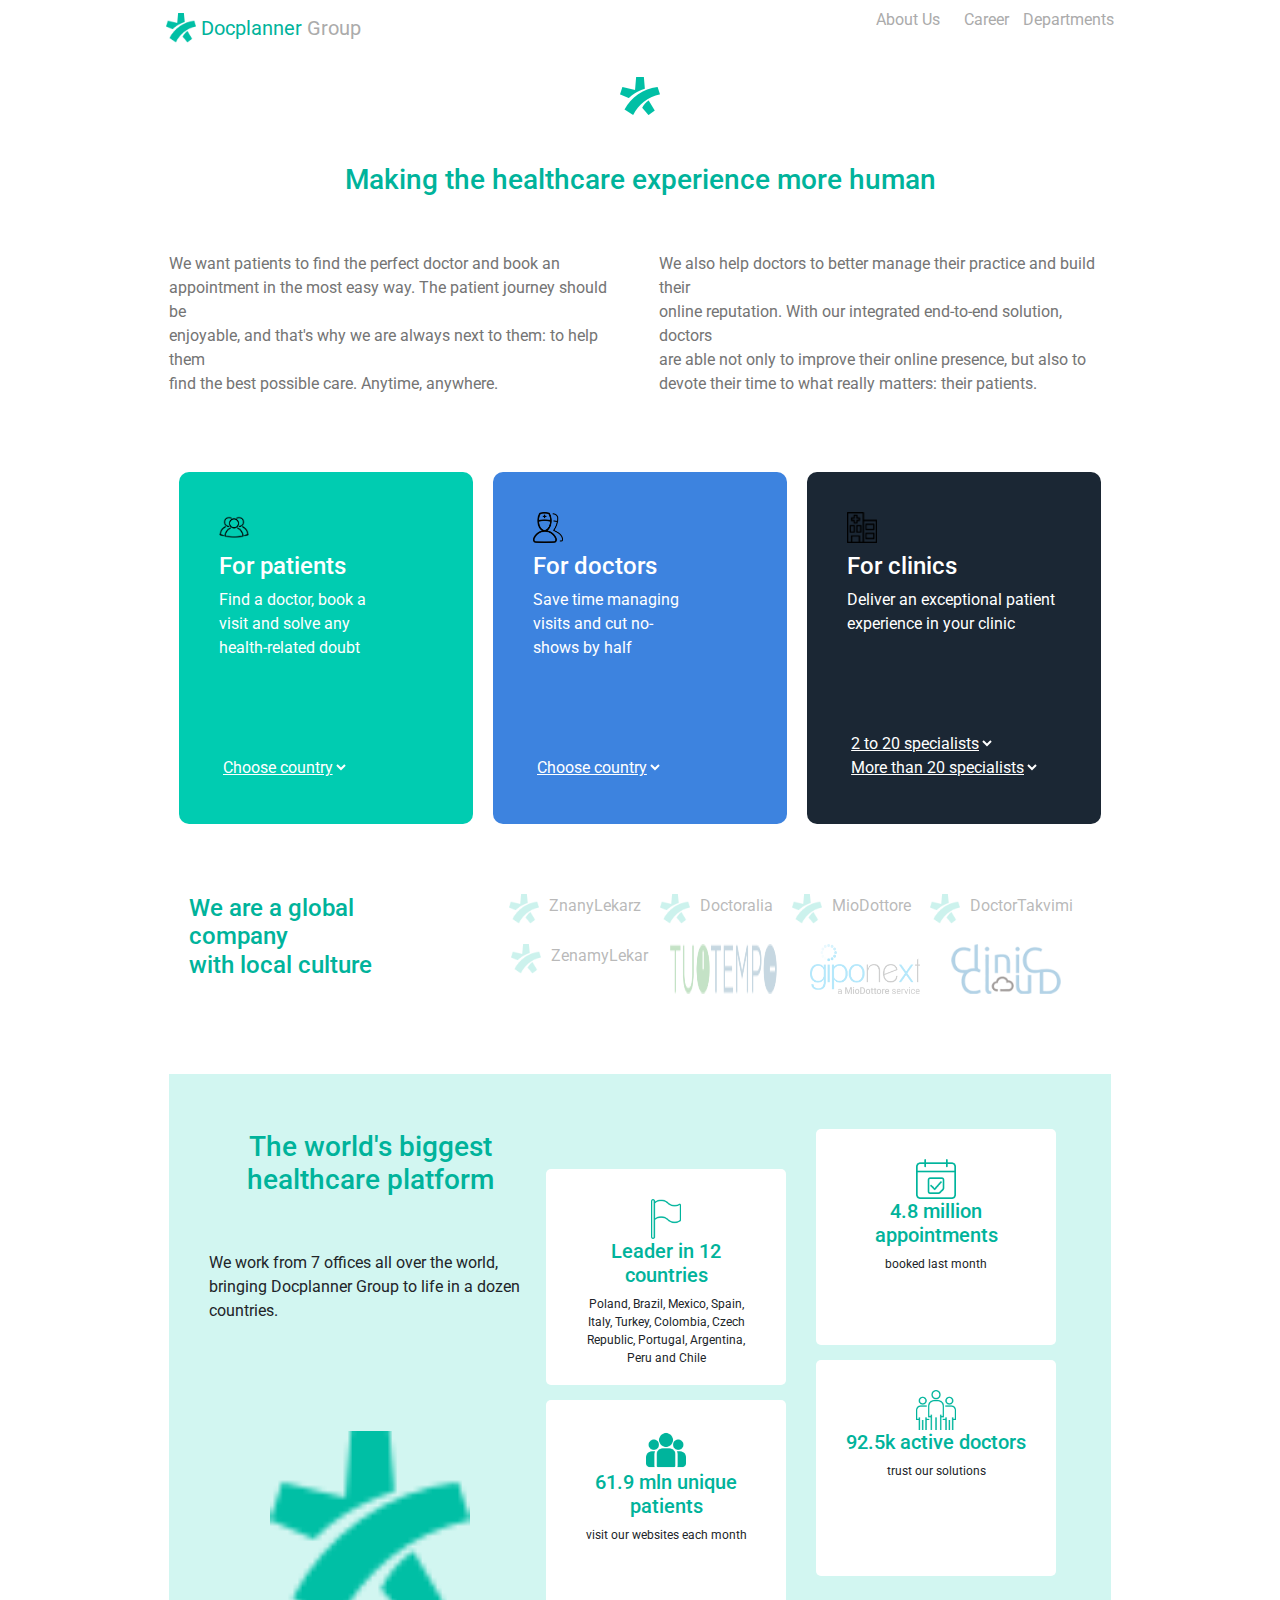
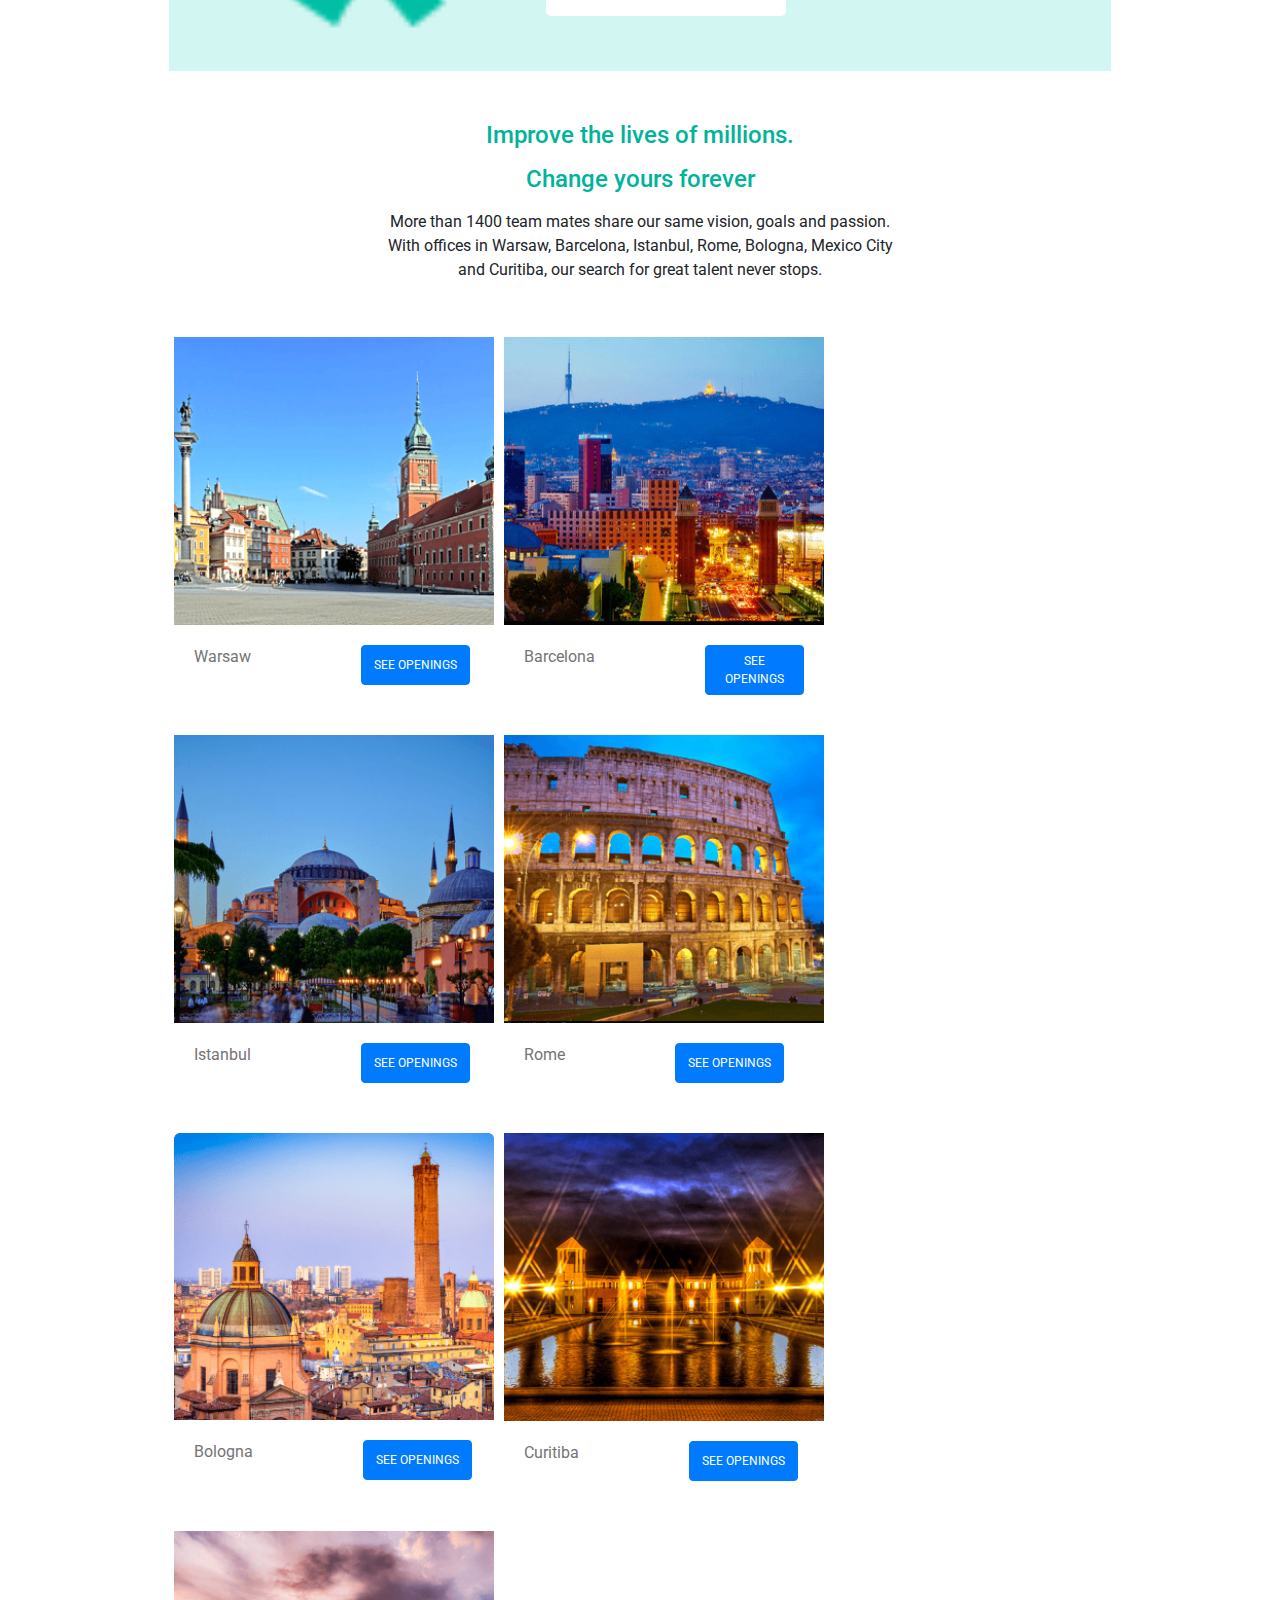
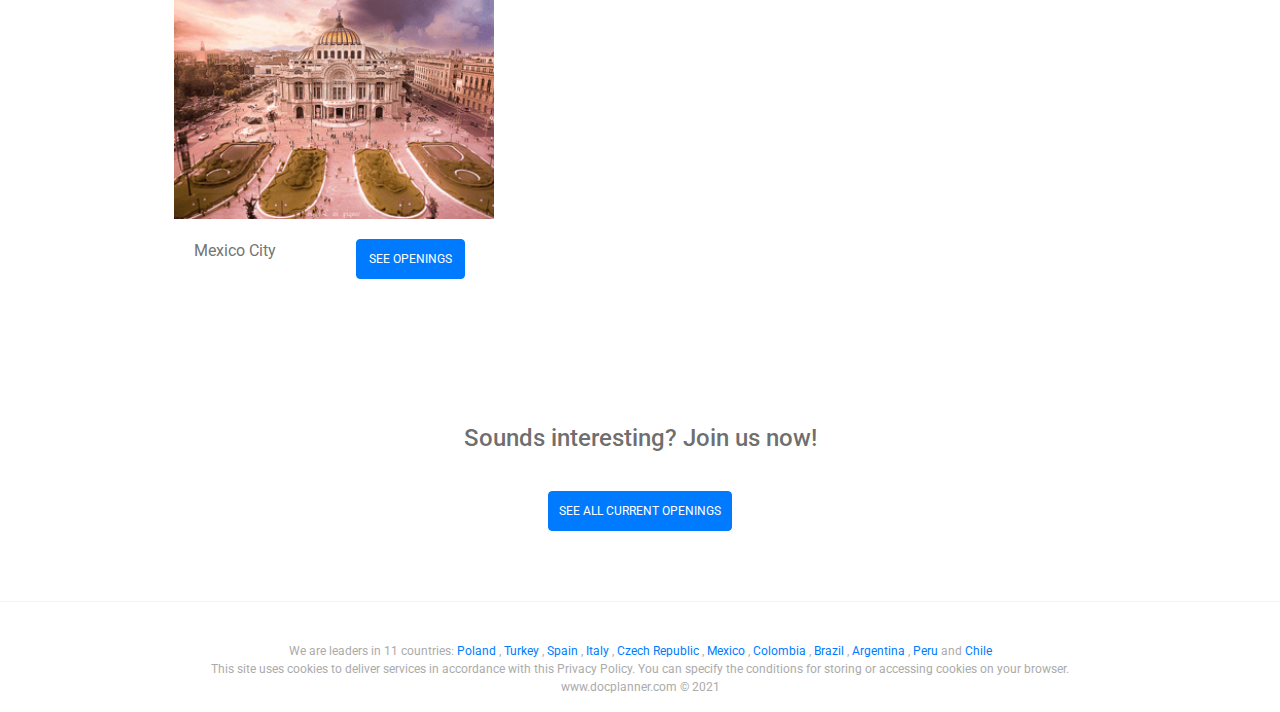
<file: CSS Layout checkpoint/Index.html>
<!DOCTYPE html>
<html>
    <head>
        <title>Docplanner Group</title>
        <link rel="icon" href="./sygnet.png" type="image/x-icon" />
        <link rel="stylesheet" href="./style.css">
        <link rel="preconnect" href="https://fonts.googleapis.com">
<link rel="preconnect" href="https://fonts.gstatic.com" crossorigin>
<link href="https://fonts.googleapis.com/css2?family=Roboto:wght@300;400&display=swap" rel="stylesheet">
        <link rel="stylesheet" href="https://maxcdn.bootstrapcdn.com/bootstrap/4.5.2/css/bootstrap.min.css">
        <script src="https://ajax.googleapis.com/ajax/libs/jquery/3.5.1/jquery.min.js"></script>
        <script src="https://cdnjs.cloudflare.com/ajax/libs/popper.js/1.16.0/umd/popper.min.js"></script>
        <script src="https://maxcdn.bootstrapcdn.com/bootstrap/4.5.2/js/bootstrap.min.js"></script>
        
    </head>
    <body>

        <header>
            <nav class="navbar fixed-top navbar-white bg-white">
               <section> 
                <a href="https://www.docplanner.com/about-us" class="navbar-brand" >
                    <img src="./sygnet.png" alt="Logo" class="d-inline-block align-top"/>
                            <label> Docplanner </label> Group
                </a>                   
                </section>

                <ul>
                    <li><a href="#" class="l1">About Us</a></li>
                    <li><a href="https://www.docplanner.com/career" class="l1" >Career</a></li>
                    
                        <div class="dropdown" >
                            <label class="dropbtn"  >Departments</label>
                            <div class="dropdown-content" >
                                <a href="https://www.docplanner.com/department?dep=marketing" >Marketing & PR</a>
                                <a href="https://www.docplanner.com/department?dep=customer" >Customer Service & Sales</a>
                                <a href="https://www.docplanner.com/department?dep=it" >IT,Product,Data</a>
                                <a href="https://www.docplanner.com/department?dep=finance" >Finance & Administration</a>
                                <a href="https://www.docplanner.com/department?dep=hr" >HR & more</a>
                            </div> 
                        </div>
                    
                </ul>
                
            </nav>

        </header>

        <main>
            <div class="container" id="patients">

                <section>
                <img src="./sygnet.png" alt="Logo" />
                <h3>Making the healthcare experience more human</h3>
                </section>

                <section class="paragraph">
                    <p>
                        We want patients to find the perfect doctor and book an 
                        <br> appointment in the most easy way. The patient journey should be 
                        <br> enjoyable, and that's why we are always next to them: to help them 
                        <br> find the best possible care. Anytime, anywhere.
                    </p>
                    <p>
                        We also help doctors to better manage their practice and build their 
                        <br> online reputation. With our integrated end-to-end solution, doctors 
                        <br> are able not only to improve their online presence, but also to 
                        <br> devote their time to what really matters: their patients.                 
                    </p>
                </section>
                
                <section class="plots">
                    <div id="patients">
                        
                            <img src="./people.png" alt="patients">
                        <section>
                            <h4>For patients</h4>
                            <p>Find a doctor, book a <br>
                                 visit and solve any 
                                <br> health-related doubt</p> 
                        </section>
                        <select>
                            <option id="n1" >Choose country</option>
                            <option >Argentina</option>
                            <option >Brazil</option>
                            <option >Chile</option>
                            <option >Colombia</option>
                            <option >Czech</option>
                            <option >Italy</option>
                            <option >Mexico</option>
                            <option >Peru</option>
                            <option >Poland</option>
                            <option >Portugal</option>
                            <option >Spain</option>
                            <option >Turkey</option>
                        </select>
                        
                    </div>    

                    <div id="doctors">
                        
                            <img src="./doctors.png" alt="doctors logo" />
                        <section>    
                            <h4>For doctors</h4>
                            <p>Save time managing 
                               <br> visits and cut no-
                                <br> shows by half</p>
                        </section>

                        <select>
                            <option id="n1" >Choose country</option>
                            <option >Argentina</option>
                            <option >Brazil</option>
                            <option >Chile</option>
                            <option >Colombia</option>
                            <option >Czech</option>
                            <option >Italy</option>
                            <option >Mexico</option>
                            <option >Peru</option>
                            <option >Poland</option>
                            <option >Portugal</option>
                            <option >Spain</option>
                            <option >Turkey</option>
                        </select>

                    </div>

                    <div id="clinics">
                        
                            <img src="./clinic.png" alt="clinic">
                        <section>  
                            <h4>For clinics</h4>
                            <p>Deliver an exceptional patient experience in your clinic</p>
                        </section>

                        <select>
                            <option >2 to 20 specialists</option>
                            <option >Brazil</option>
                            <option >Czech</option>
                            <option >Italy</option>
                            <option >Mexico</option>
                            <option >Poland</option>
                            <option >Spain</option>
                            <option >Turkey</option>
                        </select>

                        <select>
                            <option >More than 20 specialists</option>
                            <option >Brazil</option>
                            <option >Italy</option>
                            <option >Mexico</option>
                            <option >Poland</option>
                            <option >Spain</option>
                        </select>

                    </div>

                </section>    

                    <div class="companies">
                        <h4>We are a global <br>
                             company
                           <br> with local culture
                        </h4>
                        <section>
                            <a href="https://www.znanylekarz.pl/?__hstc=94104962.64e1eb0d51fc8e018c822506008ec03e.1628596724374.1628714359166.1628719374976.8&__hssc=94104962.2.1628719374976&__hsfp=1410296338" target="_blank"><img src="./sygnet.png">ZnanyLekarz</a>
                            <a href="https://www.doctoralia.es/?__hstc=94104962.64e1eb0d51fc8e018c822506008ec03e.1628596724374.1628714359166.1628719374976.8&__hssc=94104962.2.1628719374976&__hsfp=1410296338" target="_blank"><img src="./sygnet.png">Doctoralia</a>
                            <a href="https://www.miodottore.it/?__hstc=94104962.64e1eb0d51fc8e018c822506008ec03e.1628596724374.1628714359166.1628719374976.8&__hssc=94104962.2.1628719374976&__hsfp=1410296338" target="_blank"><img src="./sygnet.png">MioDottore</a>
                            <a href="https://www.doktortakvimi.com/?__hstc=94104962.64e1eb0d51fc8e018c822506008ec03e.1628596724374.1628714359166.1628719374976.8&__hssc=94104962.2.1628719374976&__hsfp=1410296338" target="_blank"><img src="./sygnet.png">DoctorTakvimi </a>
                            <a href="https://www.znamylekar.cz/?__hstc=94104962.64e1eb0d51fc8e018c822506008ec03e.1628596724374.1628714359166.1628719374976.8&__hssc=94104962.2.1628719374976&__hsfp=1410296338" target="_blank"> <img src="./sygnet.png">ZenamyLekar </a>
                            <a class="title" href="https://www.tuotempo.com/fr/?__hstc=94104962.64e1eb0d51fc8e018c822506008ec03e.1628596724374.1628714359166.1628719374976.8&__hssc=94104962.2.1628719374976&__hsfp=1410296338" target="_blank"> <img src="./logo-tt.png" alt="tuotempo" class="title"/> </a>
                            <a class="title" href="https://www.gipo.it/?__hstc=94104962.64e1eb0d51fc8e018c822506008ec03e.1628596724374.1628714359166.1628719374976.8&__hssc=94104962.2.1628719374976&__hsfp=1410296338" target="_blank"> <img src="./giponext_logo_md.png" alt="giponext" class="title" /> </a>
                            <a class="title" href="https://clinic-cloud.com/" target="_blank" > <img src="./logocliniccloud1.png" alt="cliniccloud" class="title" /></a>
                        </section>
                    </div>

                    <div id="platform">
                        <section id="plat1">
                        <h3>The world's biggest healthcare platform</h3>
                        <p>We work from 7 offices all over the world, bringing Docplanner Group to life in a dozen countries.</p>
                        <img src="./sygnet.png" alt="logo" />
                        </section>

                        <div id="plat2">
                            <div id="sec1">
                                <section>
                                    <img src="./flags.png" alt="flag logo"/>
                                    <h5>Leader in 12 countries</h5>
                                    <p>Poland, Brazil, Mexico, Spain, Italy, Turkey, Colombia, Czech Republic, Portugal, Argentina, Peru and Chile</p>
                                </section>
                            
                                <section>
                                    <img src="./pple.png" alt="pple" />
                                    <h5>61.9 mln unique patients</h5>
                                    <p>visit our websites each month</p>
                                </section>
                            </div>

                            <div id="sec2">
                                <section>
                                    <img src="./appointment.png" alt="appointment" />
                                    <h5>4.8 million appointments</h5>
                                    <p>booked last month
                                    </p>
                                </section>

                                <section>
                                    <img src="./more pple.png" />
                                    <h5>92.5k active doctors</h5>
                                    <p>trust our solutions
                                    </p>
                            </section>
                            </div>
                        </div>
                    </div>

                    <div id="places">
                        <section id="text">
                        <h4>
                            <p>Improve the lives of millions. </p>
                            <p>Change yours forever</p>
                        </h4>
                        <p>
                            More than 1400 team mates share our same vision, goals and passion.
                           <br> With offices in Warsaw, Barcelona, Istanbul, Rome, Bologna, Mexico City 
                          <br> and Curitiba, our search for great talent never stops.
                        </p>
                        </section>

                        <div id="images">
                            <div class="pol">
                                <img src="./warsaw.png" alt="warsaw" style="width:100%">
                                <div class="container">
                                    <p>Warsaw</p>
                                    <button type="button" class="btn btn-primary"><a href="https://www.docplanner.com/career?&loc=poland#jobs-offers">SEE OPENINGS</a></button>
                                </div>
                            </div>  

                            <div class="pol">
                                <img src="./barcelona.png" alt="barcelona" style="width:100%">
                                <div class="container">
                                    <p>Barcelona</p>
                                    <button type="button" class="btn btn-primary"><a href="https://www.docplanner.com/career?&loc=poland#jobs-offers">SEE OPENINGS</a></button>
                                </div>
                            </div>

                            <div class="pol">
                                <img src="./istanbul.png" alt="istanbul" style="width:100%">
                                <div class="container">
                                    <p>Istanbul</p>
                                    <button type="button" class="btn btn-primary"><a href="https://www.docplanner.com/career?&loc=poland#jobs-offers">SEE OPENINGS</a></button>
                                </div>
                            </div>

                            <div class="pol">
                                <img src="./rome.png" alt="rome" style="width:100%">
                                <div class="container">
                                    <p>Rome</p>
                                    <button type="button" class="btn btn-primary"><a href="https://www.docplanner.com/career?&loc=poland#jobs-offers">SEE OPENINGS</a></button>
                                </div>
                            </div>

                            <div class="pol">
                                <img src="./bologna.png" alt="bologna" style="width:100%">
                                <div class="container">
                                    <p>Bologna</p>
                                    <button type="button" class="btn btn-primary"><a href="https://www.docplanner.com/career?&loc=poland#jobs-offers">SEE OPENINGS</a></button>
                                </div>
                            </div>

                            <div class="pol">
                                <img src="./curitiba.png" alt="curitiba" style="width:100%">
                                <div class="container">
                                    <p>Curitiba</p>
                                    <button type="button" class="btn btn-primary"><a href="https://www.docplanner.com/career?&loc=poland#jobs-offers">SEE OPENINGS</a></button>
                                </div>
                            </div>

                            <div class="pol" id="lang">
                                <img src="./mexico-city.png" alt="mexico-city" style="width:100%">
                                <div class="container">
                                    <p>Mexico City</p>
                                    <button type="button" class="btn btn-primary"><a href="https://www.docplanner.com/career?&loc=poland#jobs-offers">SEE OPENINGS</a></button>
                                </div>
                            </div>
                        </div>

                        <section id="join">
                            <h4>Sounds interesting? Join us now!</h4>
                            <button type="button" class="btn btn-primary"><a href="https://www.docplanner.com/career">SEE ALL CURRENT OPENINGS</a></button>
                        </section>

                    </div>
            </div>
        </main>
        <hr>
        <footer>
            
            <p>
                We are leaders in 11 countries: 
                <a href="https://www.znanylekarz.pl/?__hstc=94104962.64e1eb0d51fc8e018c822506008ec03e.1628596724374.1628601327000.1628616063285.3&__hssc=94104962.6.1628616063285&__hsfp=1410296338">Poland </a>, 
                <a href="https://www.doktortakvimi.com/?__hstc=94104962.64e1eb0d51fc8e018c822506008ec03e.1628596724374.1628601327000.1628616063285.3&__hssc=94104962.6.1628616063285&__hsfp=1410296338">Turkey </a>, 
                <a href="https://www.doctoralia.es/?__hstc=94104962.64e1eb0d51fc8e018c822506008ec03e.1628596724374.1628601327000.1628616063285.3&__hssc=94104962.6.1628616063285&__hsfp=1410296338">Spain </a>, 
                <a href="https://www.miodottore.it/?__hstc=94104962.64e1eb0d51fc8e018c822506008ec03e.1628596724374.1628601327000.1628616063285.3&__hssc=94104962.6.1628616063285&__hsfp=1410296338">Italy </a>, 
                <a href="https://www.znamylekar.cz/?__hstc=94104962.64e1eb0d51fc8e018c822506008ec03e.1628596724374.1628601327000.1628616063285.3&__hssc=94104962.6.1628616063285&__hsfp=1410296338">Czech Republic </a> 
                ,<a href="https://www.doctoralia.com.mx/?__hstc=94104962.64e1eb0d51fc8e018c822506008ec03e.1628596724374.1628601327000.1628616063285.3&__hssc=94104962.6.1628616063285&__hsfp=1410296338"> Mexico </a>
                ,<a href="https://www.doctoralia.co/?__hstc=94104962.64e1eb0d51fc8e018c822506008ec03e.1628596724374.1628601327000.1628616063285.3&__hssc=94104962.6.1628616063285&__hsfp=1410296338"> Colombia </a>,
                <a href="https://www.doctoralia.com.br/?__hstc=94104962.64e1eb0d51fc8e018c822506008ec03e.1628596724374.1628601327000.1628616063285.3&__hssc=94104962.6.1628616063285&__hsfp=1410296338"> Brazil</a>
                ,<a href="https://www.doctoraliar.com/?__hstc=94104962.64e1eb0d51fc8e018c822506008ec03e.1628596724374.1628601327000.1628616063285.3&__hssc=94104962.6.1628616063285&__hsfp=1410296338"> Argentina </a>
                ,<a href="https://www.doctoralia.pe/?__hstc=94104962.64e1eb0d51fc8e018c822506008ec03e.1628596724374.1628601327000.1628616063285.3&__hssc=94104962.7.1628616063285&__hsfp=1410296338"> Peru</a> and 
                <a href="https://www.doctoralia.cl/?__hstc=94104962.64e1eb0d51fc8e018c822506008ec03e.1628596724374.1628601327000.1628616063285.3&__hssc=94104962.7.1628616063285&__hsfp=1410296338">Chile </a>
                <br>
                This site uses cookies to deliver services in accordance with this Privacy Policy. You can specify the conditions for storing or accessing cookies on your browser.
                <br>
                www.docplanner.com © 2021
            </p>

        </footer>

    </body>
</html>
</file>
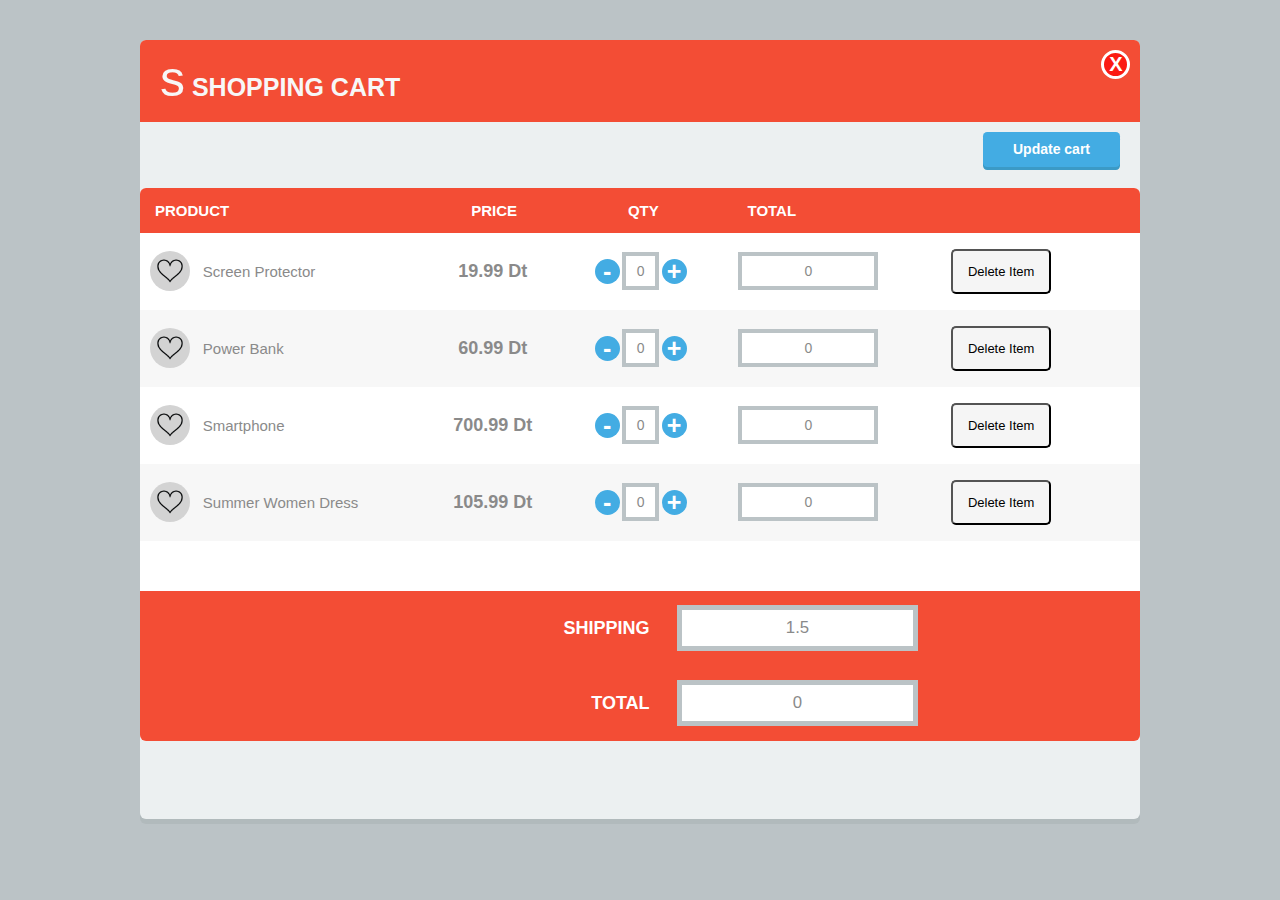
<file: shopping cart/index.html>
<!DOCTYPE html>
<head>
    <title>Document</title>
    <link rel="stylesheet" href="./style.css" />
    
</head>
<body>
    
    <div class="container">
        <header>
          <h1>
            <span class="shopper">s</span> Shopping Cart
          </h1>
          
          <a href="#" class="X transition is-open">X</a>    
        </header>
        
        <main>
                  
          <a href="#" class="btn btn-update" onclick="updt()">Update cart</a>
          
          
          <div class="table">

            <div class="layout-inline row th ">
              <div class="col col-pro">Product</div>
              <div class="col col-price align-center "> 
                Price
              </div>
              <div class="col col-qty align-center">QTY</div>
              <div class="col">Total</div>
              <div class="col"></div>
            </div>
            
            <div class="layout-inline row tab">
              
              <div class="col col-pro layout-inline">
                <img src="./heart.png" alt="heart"  class="heart"/>
                <p>Screen Protector</p>
              </div>
              
              <div class="col col-price col-numeric align-center ">
                <p>19.99 Dt</p>
              </div>
      
              <div class="col col-qty layout-inline">
                <a href="#" class="qty qty-minus">-</a>
                  <input readonly type="numeric" value="0" class="qtty"/>
                <a href="#" class="qty qty-plus">+</a>
              </div>
              
              <div class="col col-total col-numeric">              
                <div class="total ">
                    <input readonly readonly type="numeric" value="0" class="totres"/>
                </div>
              </div>  

              <div class="col col-numeric align-center">
                <button class="col button col-numeric"> Delete Item </button>
              </div>

            </div>
            
            <div class="layout-inline row row-bg2 tab">
      
              <div class="col col-pro layout-inline">
                <img src="./heart.png" alt="heart" class="heart"/>
                <p>Power Bank </p>
              </div>
              
              <div class="col col-price col-numeric align-center ">
                <p>60.99 Dt</p>
              </div>
      
              <div class="col col-qty  layout-inline">
                <a href="#" class="qty qty-minus ">-</a>
                  <input readonly type="numeric" value="0" class="qtty"/>
                <a href="#" class="qty qty-plus">+</a>
              </div>
              
              <div class="col col-total col-numeric">              
                <div class="total ">
                    <input readonly type="numeric" value="0" class="totres"/>
                </div>
              </div>       
            
              <div class="col col-numeric align-center">
                <button class="col button col-numeric"> Delete Item  </button>
              </div>

            </div>
            
            <div class="layout-inline row tab">
              <div class="col col-pro layout-inline">
                <img src="./heart.png" alt="heart" class="heart"/>
                <p>Smartphone </p>
              </div>
              
              <div class="col col-price col-numeric align-center ">
                <p>700.99 Dt</p>
              </div>
      
              <div class="col col-qty layout-inline">
                <a href="#" class="qty qty-minus">-</a>
                  <input readonly type="numeric" value="0" class="qtty"/>
                <a href="#" class="qty qty-plus">+</a>
              </div>
              
              <div class="col col-total col-numeric">              
                <div class="total ">
                    <input readonly type="numeric" value="0" class="totres"/>
                </div>
              </div>         

               <div class="col col-numeric align-center">
                <button class="col button col-numeric"> Delete Item </button>
              </div>


            </div>

            <div class="layout-inline row row-bg2 tab">
              
              <div class="col col-pro layout-inline">
                <img src="./heart.png" alt="heart"  class="heart"/>
                <p>Summer Women Dress </p>
              </div>
              
              <div class="col col-price col-numeric align-center ">
                <p>105.99 Dt</p>
              </div>
      
              <div class="col col-qty layout-inline">
                <a href="#" class="qty qty-minus">-</a>
                  <input readonly type="numeric" value="0" class="qtty"/>
                <a href="#" class="qty qty-plus">+</a>
              </div>
              
              <div class="col col-total col-numeric">              
                <div class="total ">
                    <input readonly type="numeric" value="0" class="totres"/>
                </div>
              </div>

              <div class="col col-numeric align-center">
                <button class="col button col-numeric"> Delete Item </button>
              </div>
            </div>
        
            <div class="tf">
               
              <div class="row layout-inline">
                <div class="res">
                   <p>Shipping</p>
                </div>

                <div class="res">
                  <input readonly readonly type="numeric" value="1.5" id="shipp"/>
                </div>

               </div>

                <div class="row layout-inline">
                 <div class="res">
                   <p>Total</p>
                 </div>

                 <div class="res">
                  <input readonly readonly type="numeric" value="0" id="result"/>
                 </div>

               </div>
               
            </div>     

          </div>

        </main>
  </div>
    <script src="./main.js"></script>
</body>
</html>
</file>
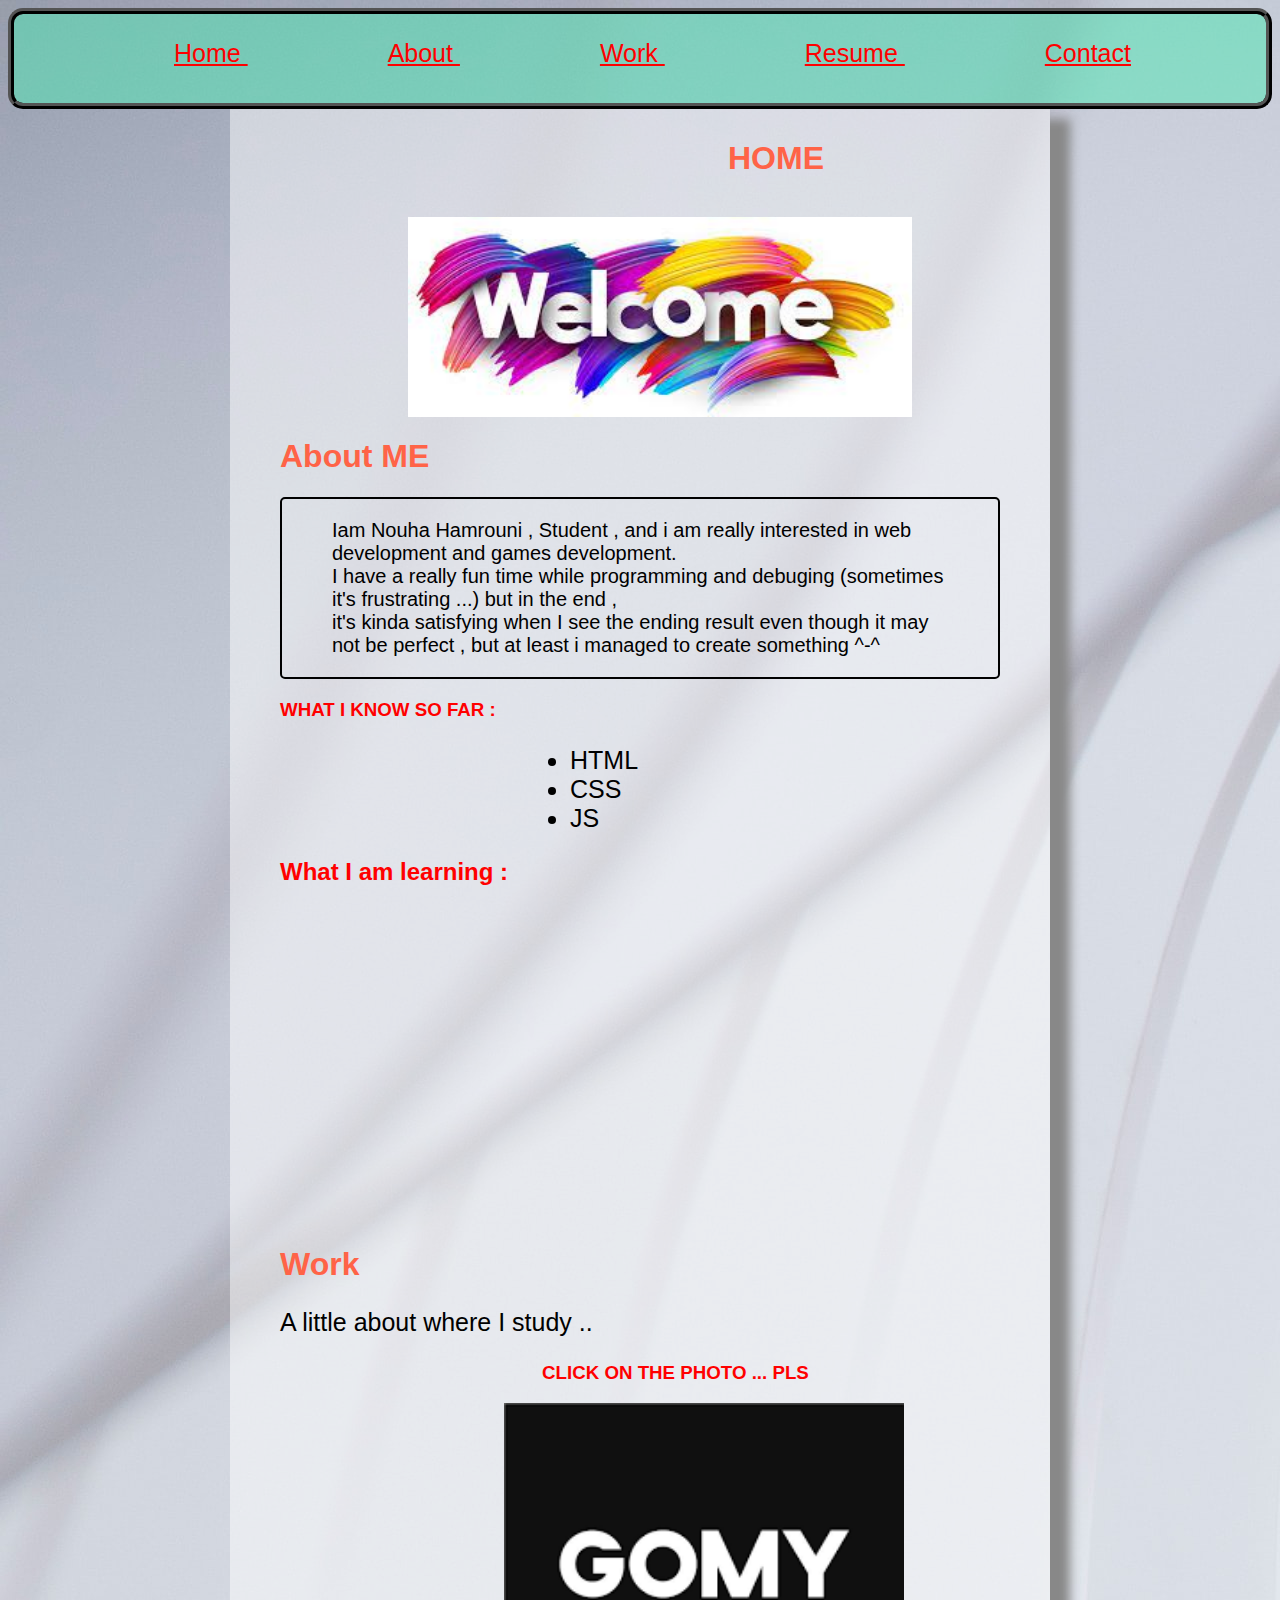
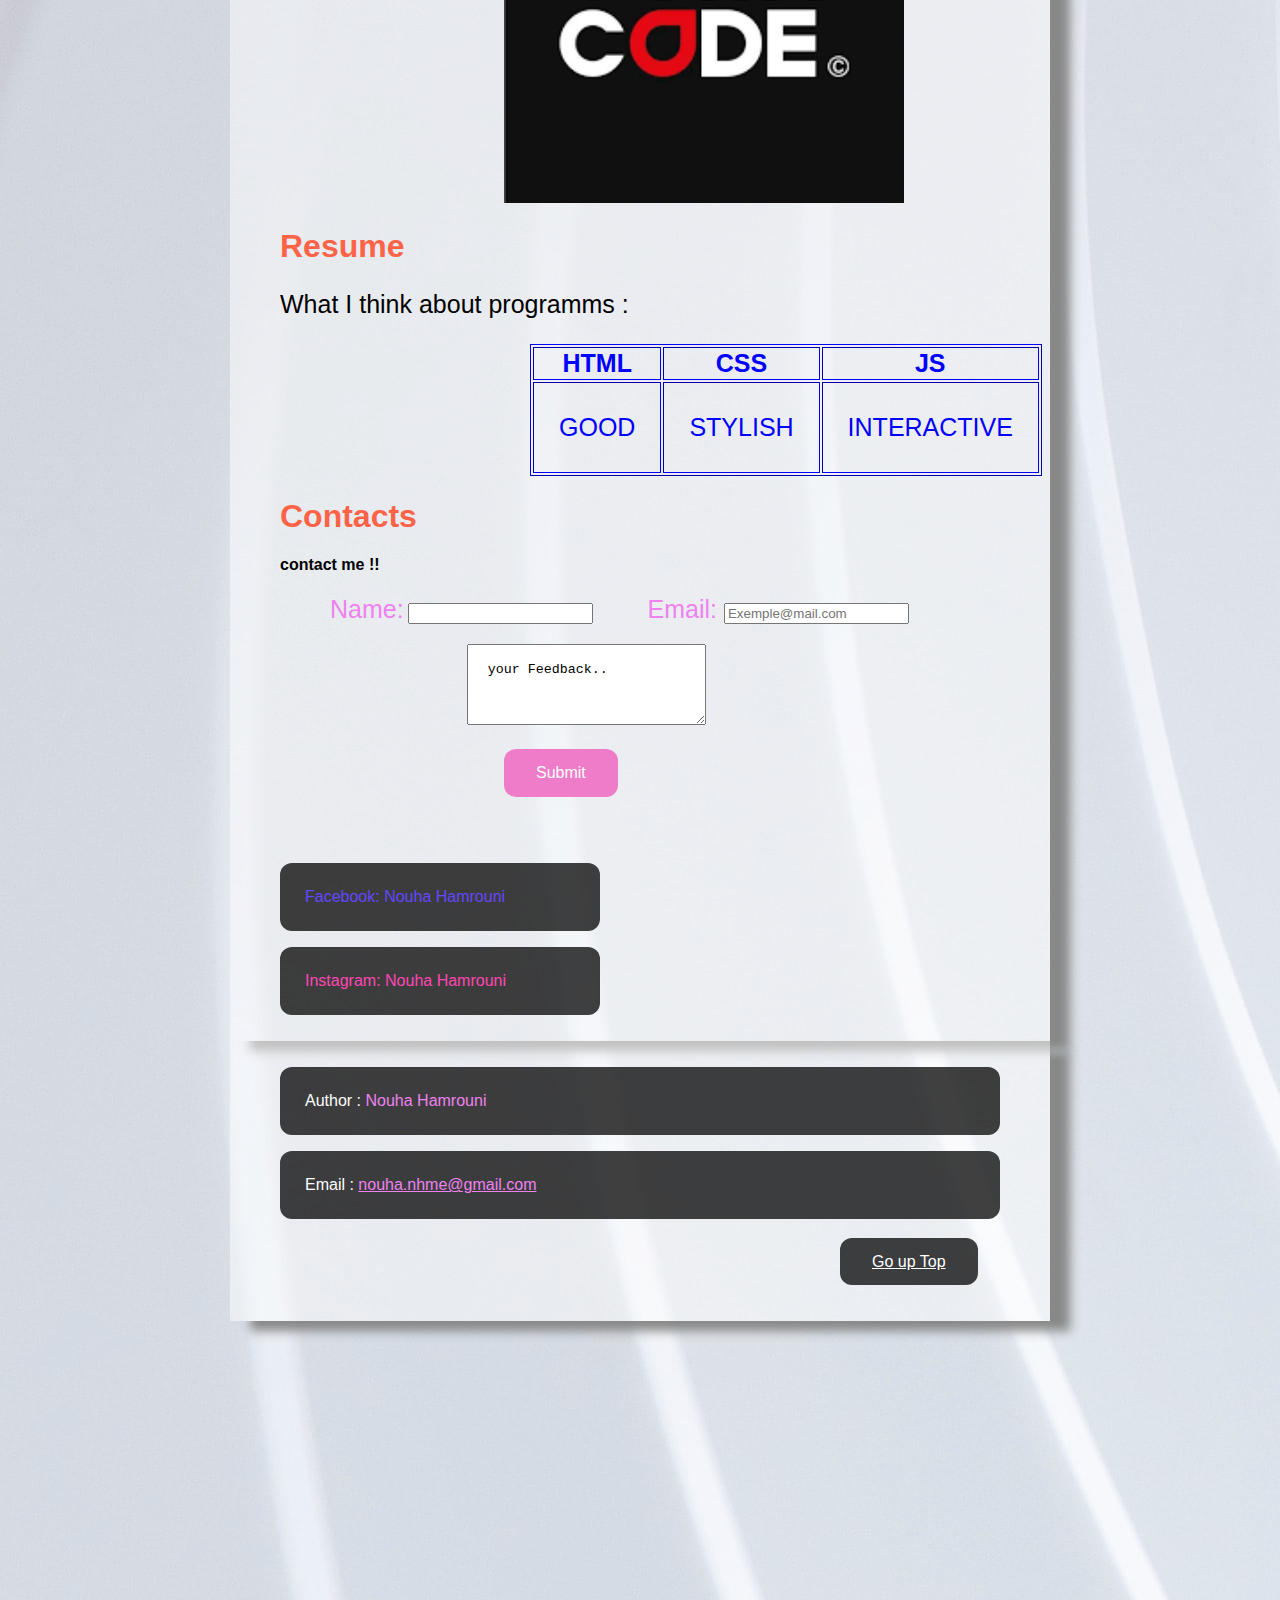
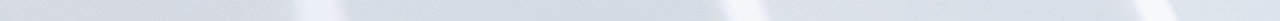
<file: Checkpoint/html chackpoint.html>
<!DOCTYPE html>
<html>
    <head>
        <title> Html Checkpoint  </title>
        <link rel="stylesheet" href="style.css" />
    </head>
    <body>
        <a name="TopOfThePage"> </a>
        <header>
            <nav>
                <ul>
                    <li><a href="#home"> Home </a></li>
                    <li><a href="#about"> About </a></li>
                    <li><a href="#work"> Work </a></li>
                    <li><a href="#resume"> Resume </a></li>
                    <li><a href="#contact"> Contact </a></li>
                </ul>
            </nav> 
        </header>

        <main>
        
            <section id="home">
                <h1 style="color:Tomato;"> HOME  </h1>
                    <br>
                    <img src="welcome.jfif" alt="welcome">
                    
            </section>

            <section id="about">
                <h1 style="color:Tomato;"> About ME </h1>
                    <p id="pp">Iam Nouha Hamrouni , Student , and i am really interested in web development and games development. 
                        <br>
                        I have a really fun time while programming and debuging (sometimes it's frustrating ...) but in the end ,
                        <br>
                        it's kinda satisfying when I see the ending result even though it may not be perfect , but at least i managed to create something ^-^  
                    </p>
                <h3 style="color: rgb(255, 0, 0);"> WHAT I KNOW SO FAR :</h3>
                <ul>
                    <li>HTML</li>
                    <li>CSS</li>
                    <li>JS</li>
                </ul>
                <h2 style="color: rgb(255, 0, 0);"> What I am learning : </h2>
                    <iframe width="560" height="315" src="https://www.youtube.com/embed/MraMDDXcWBk" title="YouTube video player" frameborder="0" allow="accelerometer; autoplay; clipboard-write; encrypted-media; gyroscope; picture-in-picture" allowfullscreen>
                    </iframe>
            </section>

            <section id="work">
                <h1 style="color:Tomato;"> Work </h1>
                    <p> A little about where I study ..</p>
                    <h3> CLICK ON THE PHOTO ... PLS </h3>
                    <a href="https://gomycode.com/TN-FR/home">
                        <img src="gomycode.png" alt="HTML tutorial" width="400" height="400">
                    </a>       
                    
            </section>


            <section id="resume">
                <h1 style="color:Tomato;"> Resume </h1>
                    <p> What I think about programms : </p>
                    <table border="1">
                        <tr>
                          <th>HTML</th>
                          <th>CSS</th>
                          <th>JS</th>
                        </tr>
                        <tr>
                          <td>GOOD</td>
                          <td>STYLISH</td>
                          <td>INTERACTIVE</td>
                        </tr>
                    </table> 
            </section>

            <section id="contact">
                <form>
                <h1 style="color:Tomato;">  Contacts  </h1>
                    <h4>contact me !!</h4>
                    <label>Name:</label>
                    <input type="text">
                    <label>Email: </label>
                    <input type="email" placeholder="Exemple@mail.com">
                <br>
                    <textarea name="message" cols="25" rows="5">
                        your Feedback..
                    </textarea>  
                    <br>  
                    <button type="submit" class="button">Submit</button>
                <p style="color:rgb(99, 71, 255);" id="fb"> Facebook: Nouha Hamrouni </p>
                <p style="color:rgb(255, 71, 178);" id="insta"> Instagram: Nouha Hamrouni</p>
                </form>
            </section>
                
        </main>

        <footer>
            <p>Author :<label> Nouha Hamrouni</label></p>
            <p>Email : <a href="mailto:nouha.nhme@gmail.com">nouha.nhme@gmail.com</a></p>
            <br>
            <a href="#TopOfThePage" class="button">Go up Top </a>

        </footer>
    </body>
</html>
</file>
<file: CSS Layout checkpoint/style.css>
nav {
  font-family: 'Roboto', sans-serif;
  }

nav section{
  margin-left: 12%;
  padding-right:25% ;
}

nav img{
    width: 30px;
    height: 30px;
}

header a:link {
    text-decoration: none;
}

header a.l1:hover , label , header li a:active{
    color: #00b39b;
}

nav a{
    list-style-type: none;
    color: #ababab;
    border: none;
    
}

nav section a:hover{
  color: #ababab;
  border: none;
}

nav ul {
    list-style-type: none;   
    margin-right: 12%;
}

nav li {
    display: inline;
    padding-left: 10px;
    padding-right: 10px;
}

/* dropdown button */

.dropdown {
    position: relative;
    display: inline-block;
  }

  .dropbtn {
    color: #ababab;
  }


  .dropdown-content {
    display: none;
    position: absolute;
    background-color: white;
    width: 200%;
    box-shadow: 0px 8px 16px 0px rgba(0,0,0,0.2);
  }
  
  .dropdown-content a {
    color: #ababab;
    padding: 12px 16px;
    text-decoration: none;
    display: block;
  }
  
  .dropdown-content a:hover {
      background-color: whitesmoke;
      color: #00b39b;
    }
  
  .dropdown:hover .dropdown-content {display: block;}
  
  .dropdown:hover .dropbtn {color: #00b39b;;} 

/* &nav */  

main {
    margin-top: 6%;
    margin-left: 12%;
    margin-right: 12%;
    font-family: 'Roboto', sans-serif;
}

.container img {
  display: block;
  margin-left: auto;
  margin-right: auto;
}

.container h3 {
  text-align: center;
  margin-top: 5%;
  color: #00b39b;
}

main .paragraph{
  grid-gap: 20px 40px ;
  display: flex;
  align-content: space-between;
  justify-content: center;
  color: #747474;
  padding-top: 5%;
  
}

/* 3 divs */

.plots {
  display: flex;
  margin-top: 50px;
  color: white;
  
}

.plots div {
  margin: 10px;
  height: 22em;
  width: 20em;
  padding: 40px;
}

.plots h4 {
  color: white;
}

.plots img {
  width: 30px;
  position: absolute;
  margin-bottom: 10px;
  z-index: 500;
}

/*select */
.plots  select {
  border:0px;
  outline:0px;
  background: transparent;
  text-decoration: underline;
  color: white;
  text-decoration: underline;
}

.plots  option {
  color: black;
}

.plots section {
  font-family: 'Roboto', sans-serif;
  margin-top: 30px;
  padding-top: 10px;
  padding-bottom: 80px;
}

/* &select */

.plots #patients {
  background: #00ccb1;
  border-radius: 10px;
  
}

.plots div:hover {
  opacity: 0.8;
}

.plots #doctors {
  background: #3d83df;
  border-radius: 10px;
}

.plots #clinics {
  background: #1b2734;
  border-radius: 10px;
}

/* companies */

.companies {
  display: flex;
  margin-top: 40px;
  margin-bottom: 40px;

}

h4 ,h3 ,h5 {
  color: #00b39b;
}

.companies h4 {
  padding: 20px ;
  width: 15em;
}

.companies section{  
  display: flex;
  flex-wrap: wrap;
  justify-content: space-evenly;
  padding: 20px;
  margin-left: 70px;
}

.companies a{
  color: #74747481 !important; 
  display: flex;
  margin-bottom: 20px;
  text-decoration: none;
}

.companies img {
  width: 30px;
  height: 30px;  
  opacity: 0.2;
  margin-right: 10px;
}

.companies img.title {
  width: 110px;
  height: 50px;
  opacity: 0.4;
}

.companies section a:hover ,.companies section img:hover {  
  color: #00b39b !important;
  opacity: 1;
  text-decoration: none;
}

/* platform */

#platform {
  background-color: #00ccb12d; 
  display: flex;
  padding: 40px;
}

#platform #plat1  {
  display: flex;
  flex-wrap: wrap;
}

#platform #plat1 img {
  align-self: flex-end;
  width: 200px;
  height: 200px;
}

#platform #plat2 {
  display: flex;
}

#platform #plat2 img {
  width: 40px;
  height: 40px;
  align-self: center;
}

#platform #plat2 section {
  border-radius: 5px;
  background-color: white;
  align-content:stretch;
  padding: 30px;
  margin: 15px;
  width: 20em;
  height: 18em;
  font-size: 12px;
  text-align: center;
}

#platform #plat2 #sec1 {
margin-top: 40px;
}

/* polaroid images */

div#images {
  display: flex;
  flex-wrap: wrap;
}

div.pol {
  align-content:stretch; 
  margin: 5px;
  height: 23em;
  width: 20em;
  background-color: white;
  
  margin-bottom: 25px;
}

#image .container img {
  border-radius: 50px;
}

div.container button {
  font-size: 12px;
  
}

#images .container button {
  margin-left: 110px;
}

#images  #lang button {
  margin-left: 80px;
}

div.pol:hover {
  box-shadow: 10px 10px 10px #abababa6;
}

div.container a {
  color: white;
}

#images .container {
  display: flex;
  padding: 20px;
  color: #747474;
}

/* text section before images */
#places #text {
  text-align: center;
  margin-top: 50px;
  margin-bottom: 50px;
}

/* join */

#places #join {
  margin-top: 70px;
  margin-bottom: 70px;
}

#places #join h4 {
  text-align: center;
  color: rgba(0, 0, 0, 0.589);
  padding: 30px;
}

#places #join button{
  display: block;
  margin-left: auto;
  margin-right: auto;
  padding: 10px;
}

/* footer */
hr {
  opacity: 0.5;
}

footer {
  margin-top: 40px;
  color: #ababab;
}

footer p {
  text-align: center;
  font-size: 12px;
}
</file>
<file: shopping cart/style.css>
html {
    background: #bbc3c6;
    font: 62.5%/1.5em "Trebuchet Ms", helvetica;
  }
  
  * {
    box-sizing: border-box;
}
  
/* header */
header {
  padding: 1em;
  position: relative;
  z-index: 1;
  color: #f7f7f7;
  background: #f34d35;
}
  .shopper {
    text-transform: lowercase;
    font: 2em 'Shopper', sans-serif;
    line-height: 0.5em;
    display: inline-block;
  } 
  
  h1 {
    text-transform: uppercase;
    padding-left: 10px;
    font-weight: bold;
    font-size: 2.5em;
  }
  /*&header */
  
  p {
    font-size: 1.5em;
    color: #8a8a8a;
  }
  
  input {
    border: 0.3em solid #bbc3c6;
    padding: 0.5em 0.3em; 
    font-size: 1.4em;
    color: #8a8a8a;
    text-align: center;
  }
  
  img {
    background-color: lightgray;
    border-radius: 40px 40px 40px 40px;
    max-width: 4em;
    width: 100%;
    overflow: hidden; 
    margin-right: 1em;
  }

  img:hover {
    background-color: rgba(211, 211, 211, 0.726)
  }
  
  a {
    text-decoration: none;
  }
  
  .container {
    max-width: 100em;
    width: 100%;
    margin: 40px auto; 
    padding-bottom: 60px; 
    overflow: hidden;
    position: relative;
    border-radius: 0.6em;
    background: #ecf0f1;
    box-shadow: 0 0.5em 0 rgba(138, 148, 152, 0.2);
  }
  
  
  .cart {
    margin: 2.5em;
    overflow: hidden;
    background-color: blueviolet;
  }   
  
  .table {
    background: #ffffff;
    border-radius: 0.6em;
    overflow: hidden;
    clear: both;
    margin-bottom: 1.8em;
  }
  
  
  .layout-inline > * {
    display: inline-block;    
  }
  
  .align-center {
    text-align: center;
  }
  
  .th {
    background: #f34d35;
    color: #fff;
    text-transform: uppercase;
    font-weight: bold;
    font-size: 1.5em;
  }
  
  .tf {
    background: #f34d35;
    text-transform: uppercase;
    text-align: right;
    font-size: 1.2em; 
    margin-top: 5%; 
    padding-right: 21%;
  }
  
  .tf p {
    color: #fff;
    font-weight: bold;
  }
  
  .col {
    padding: 1em;
    width: 12%;
  }

  
  .col-pro {
    width: 29%;
  }
  
  .col-pro > * {
    vertical-align: middle;
  }
  
  .col-qty {
    text-align: center;
    width: 17%;
  }
  
  .col-numeric p {
    font: bold 1.8em helvetica;
  }
  
  .col-total p {
    color: #12c8b1;
  }
  
  
  .row > div {
    vertical-align: middle;
  }
  
  .row-bg2 {
    background: #f7f7f7;
  }
  
  .X {
    background-color:rgba(255, 0, 0, 0.644);
    position: absolute;
    color: #fff;
    top: 0.5em;
    right: 0.5em;
    font:  bold 2em arial;
    border: 0.16em solid #fff;
    border-radius: 2.5em;
    padding: 0 0.22em 0 0.25em ;
  }

  /* +/- */
  
  .col-qty > * {
    vertical-align: middle; 
  }
  
  .col-qty > input {
    max-width: 2.6em;
  }
  
  
  a.qty {
    width: 1em;
    line-height: 1em;
    border-radius: 2em;
    font-size: 2.5em;
    font-weight: bold;
    text-align: center;
    background: #43ace3;  
    color: #fff;
  }
  
  a.qty:hover {
    background: #3b9ac6;
  }

  /* buttons */
  
  .btn {
    padding: 10px 30px;
    border-radius: 0.3em;
    font-size: 1.4em;
    font-weight: bold;
    background: #43ace3;
    color: #fff;
    box-shadow: 0 3px 0 rgba(59,154,198, 1)
  }
  
  .btn:hover {
    box-shadow: 0 3px 0 rgba(59,154,198, 0)
  }
  
  .btn-update {
    float: right;
    margin: 10px 20px 1.5em 0;
  }

  
  
  .button  {
    width: 100px;
    margin-left: 60px;
    font-size: 1.3em;
    border-radius: 5px;
    background-color: whitesmoke;
   }

  .button:hover {
    background-color: rgba(124, 124, 124, 0.288);
  }

  .res {
    padding: 1em;
  }

  .result {
    max-width: 9em;
    margin-right: 60px;
  }
  
  .transition {
    transition: all 0.3s ease-in-out;
  }
  
  .col-total {
    text-align: center;
    width: 15%;
    }

  .col-total input {
    width: 140px;
  }
</file>
<file: Checkpoint/style.css>
body {
    font-family: -apple-system, BlinkMacSystemFont, 'Segoe UI', Roboto, Oxygen, Ubuntu, Cantarell, 'Open Sans', 'Helvetica Neue', sans-serif;
    background-image: url(jean-philippe-delberghe-75xPHEQBmvA-unsplash.jpg);
    background-repeat: no-repeat;
    background-size: auto;
}

/*navbar */
nav {
    display: block;
    border: 6px ridge rgb(0, 0, 0);
    background-color: rgba(81, 230, 180, 0.521);
    border-radius: 15px;
    padding-left: 50px;
    padding-right: 50px;
    padding-bottom: 10px;
    font-size: 25px;
}

nav a:link {
    color: red;
}
a:hover {
    color: rgb(138, 105, 255);
}

nav ul{
    transition:all .5s ease-in-out;
}

nav ul:hover {
    font-size:30px;
}

nav li{
    display: inline;
    margin-right: 20px;
    margin-left: 20px;
    padding-left: 50px;
    padding-right: 50px;
    
}
/* main */ 
main {
    display: block;
    background-color: rgba(255, 255, 255, 0.479);
    box-shadow: 20px 10px 10px #888888;
    padding-left: 50px;
    padding-right: 50px;
    padding-top: 10px;
    padding-bottom: 10px;
    margin-left: auto;
    margin-right: auto;
    width: 45em;
}

/*home */
#home {
    display: block;
}

#home h1{
    border: black;
    margin-left: 14em;
}

#home img{
    display:block;
    height: 200px;
    width: 70%;
    margin-left: 8em;
}

#home img:hover{
    box-shadow: 10px 10px 10px #888888;
}


/*about */
#about {
    display: block;
}

#about #pp{
    padding-top: 20px;
    padding-left: 50px;
    padding-right: 50px;
    padding-bottom: 20px;
    font-size: 20px;
    color: rgb(0, 0, 0);
    border-style: solid ;
    border-color: black;
    border-width: 2.5px;
    border-radius: 5px;
}

#about #pp:hover{
    box-shadow: 15px 10px 10px #888888;
    font-size: 23px;
}

#about ul{
    margin-left: 10em;
    font-size: 25px;
}

#about li:hover{
    font-size: 30px;
    color: red;
}

#about iframe{
    margin-left: 15em;
    width: 70%;
}

/* work */
#work p{
    font-size: 25px;
}

#work h3{
    color: red;
    margin-left: 14em;
}

#work img{
    margin-left: 14em;
}

#work img:hover {
    opacity: 0.5 ;
}

/* resume */

#resume p{
    font-size: 25px;
}

#resume table{
    margin-left: 10em;
    font-size: 25px;
    border-color: blue;
}

#resume table tr{
    color: blue;
    padding-left: 25px;
    padding-right: 25px;
    padding-top: 30px;
    padding-bottom: 30px;
}
#resume table td{
    padding-left: 25px;
    padding-right: 25px;
    padding-top: 30px;
    padding-bottom: 30px;

}

#resume table th:hover{
    background-color: rgba(0, 191, 255, 0.308);
}

#resume table td:hover{
    background-color: rgba(0, 191, 255, 0.5);
}

/* contacts */

#contact form  label{
    font-size: 25px;
    padding-left: 50px;
    
}

#contact textarea{
    padding-left: 20px;
    margin-top: 20px;
    margin-left: 14em;
}

#contact button{
    background-color: #ee7cc8;
    border: none;
    border-radius: 12px;
    color: white;
    padding: 15px 32px;
    text-align: center;
    font-size: 16px;
    margin: 20px 10px 50px 14em;
}

#contact button:hover{
    box-shadow: 10px 10px 10px #888888;
    font-size: 20px;
    margin-left: 11em;
}

#contact p{
    background-color: #000000be;
    border: none;
    border-radius: 12px;
    color: rgb(255, 255, 255);
    padding: 25px 25px 25px 25px;
    margin-right: 25em;
}

/* footer */
footer {
    display: block;
    box-shadow: 20px 10px 10px #888888;
    background-color: rgba(255, 255, 255, 0.479);
    padding-top: 10px;
    padding-bottom: 50px;
    padding-left: 50px;
    padding-right: 50px;
    margin-bottom: 300px;
    margin-left: auto;
    margin-right: auto;
    width: 45em;

}

footer .button{ 
    background-color: #000000be;
    border: none;
    border-radius: 12px;
    color: white;
    padding: 15px 32px;
    text-align: center;
    font-size: 16px;
    margin-left: 35em;

}

footer p{
    background-color: #000000be;
    border: none;
    border-radius: 12px;
    color: rgb(255, 255, 255);
    padding: 25px 25px 25px 25px;
}

footer a ,label{
    color: violet;
}

footer p:hover , #contact p:hover{
    box-shadow: 15px 10px 10px #888888;
}
</file>
